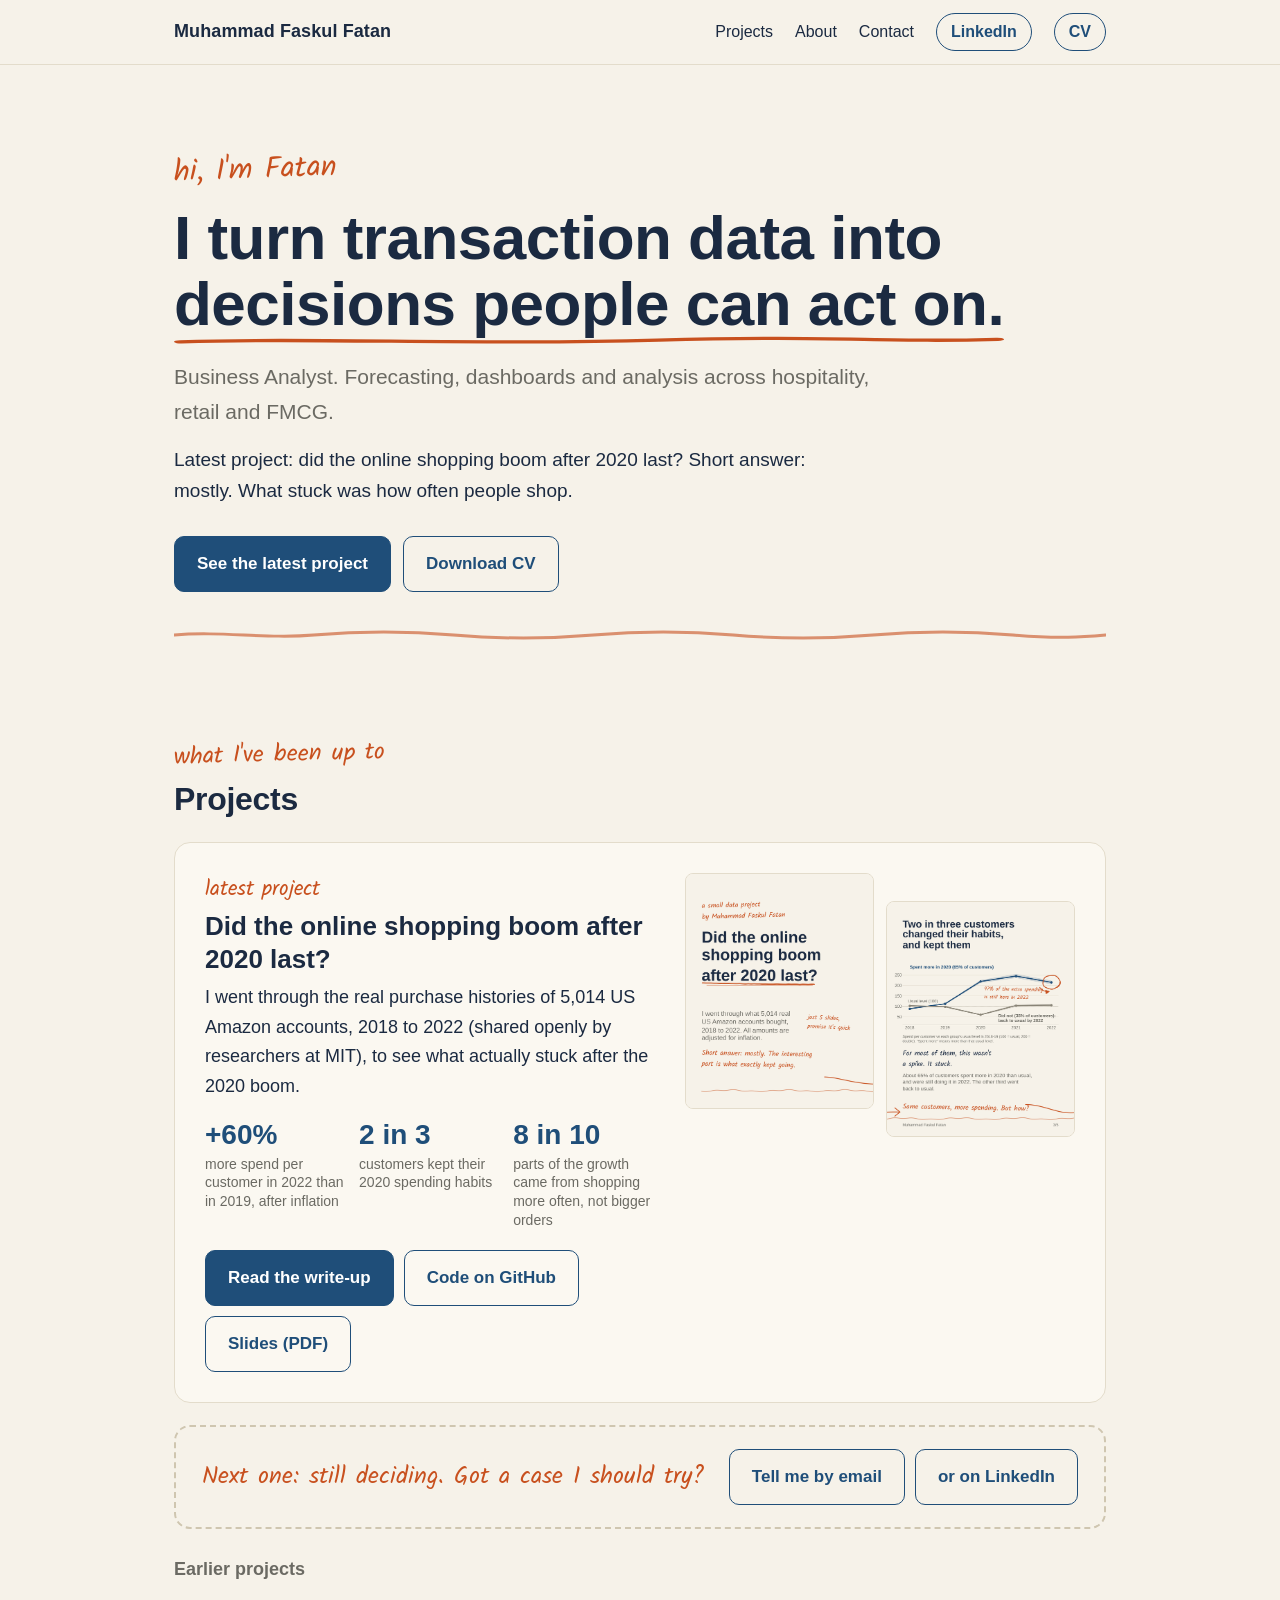
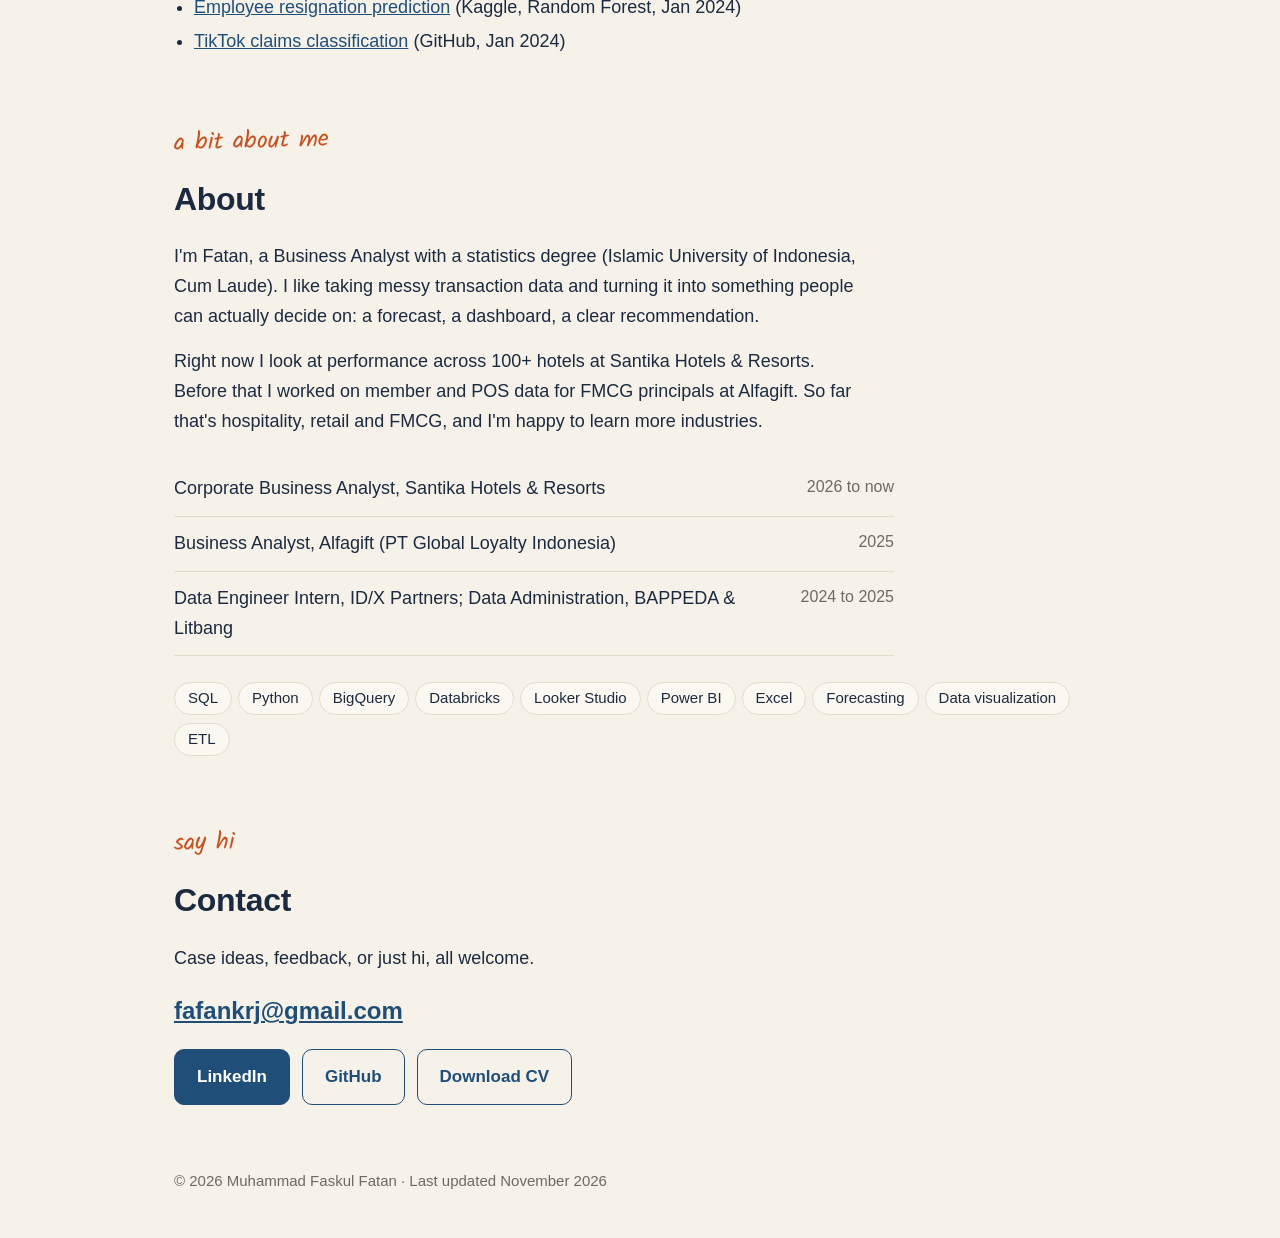
<file: index.html>
<!DOCTYPE html>
<html lang="en">
<head>
<meta charset="utf-8">
<meta name="viewport" content="width=device-width, initial-scale=1">
<title>Muhammad Faskul Fatan | Business Analyst</title>
<meta name="description" content="Business Analyst turning transaction data into forecasts, dashboards and recommendations people can act on. Hospitality, retail and FMCG.">
<link rel="icon" href="favicon.svg" type="image/svg+xml">
<link rel="stylesheet" href="assets/style.css">
<meta property="og:type" content="website">
<meta property="og:title" content="Muhammad Faskul Fatan | Business Analyst">
<meta property="og:description" content="I turn transaction data into decisions people can act on. Latest project: did the online shopping boom after 2020 last?">
<meta property="og:url" content="https://muhammadfaskulfatan.github.io/">
<meta property="og:image" content="https://muhammadfaskulfatan.github.io/assets/og.png">
<meta name="twitter:card" content="summary_large_image">
</head>
<body>
<header class="top">
  <div class="wrap">
    <a class="brand" href="#top">Muhammad Faskul Fatan</a>
    <nav aria-label="Main">
      <a class="hide-s" href="#projects">Projects</a>
      <a class="hide-s" href="#about">About</a>
      <a class="hide-s" href="#contact">Contact</a>
      <a class="pill" href="https://www.linkedin.com/in/muhammad-faskul-fatan/">LinkedIn</a>
      <a class="pill" href="assets/Muhammad-Faskul-Fatan-CV.pdf">CV</a>
    </nav>
  </div>
</header>

<main id="top">
  <div class="wrap">
    <div class="hero">
      <p class="hi hand">hi, I'm Fatan</p>
      <h1>I turn transaction data into <span class="marker">decisions people can act on.</span></h1>
      <p class="sub">Business Analyst. Forecasting, dashboards and analysis across hospitality, retail and FMCG.</p>
      <p class="latest">Latest project: did the online shopping boom after 2020 last? Short answer: mostly. What stuck was how often people shop.</p>
      <div class="actions">
        <a class="btn" href="#projects">See the latest project</a>
        <a class="btn ghost" href="assets/Muhammad-Faskul-Fatan-CV.pdf">Download CV</a>
      </div>
      <div class="penline" aria-hidden="true"></div>
    </div>

    <section id="projects">
      <p class="kicker hand">what I've been up to</p>
      <h2>Projects</h2>
      <div class="card">
        <div>
          <p class="hand" style="margin:0 0 2px;font-size:21px">latest project</p>
          <h3>Did the online shopping boom after 2020 last?</h3>
          <p>I went through the real purchase histories of 5,014 US Amazon accounts, 2018 to 2022 (shared openly by researchers at MIT), to see what actually stuck after the 2020 boom.</p>
          <div class="stats">
            <div class="stat"><strong>+60%</strong><span>more spend per customer in 2022 than in 2019, after inflation</span></div>
            <div class="stat"><strong>2 in 3</strong><span>customers kept their 2020 spending habits</span></div>
            <div class="stat"><strong>8 in 10</strong><span>parts of the growth came from shopping more often, not bigger orders</span></div>
          </div>
          <div class="links">
            <a class="btn" href="projects/amazon-shopping-after-covid.html">Read the write-up</a>
            <a class="btn ghost" href="https://github.com/MuhammadFaskulFatan/amazon-shopping-after-covid">Code on GitHub</a>
            <a class="btn ghost" href="assets/carousel-shopping-after-covid.pdf">Slides (PDF)</a>
          </div>
        </div>
        <div class="thumbs">
          <a href="assets/carousel-shopping-after-covid.pdf"><img src="assets/img/slide-1.png" alt="Cover slide: Did the online shopping boom after 2020 last?" width="540" height="675" loading="lazy"></a>
          <a class="t2" href="assets/carousel-shopping-after-covid.pdf"><img src="assets/img/slide-3.png" alt="Slide chart: two in three customers changed their habits and kept them" width="540" height="675" loading="lazy"></a>
        </div>
      </div>

      <div class="next">
        <p class="hand">Next one: still deciding. Got a case I should try?</p>
        <div class="links">
          <a class="btn ghost" href="mailto:fafankrj@gmail.com?subject=A%20case%20idea%20for%20you">Tell me by email</a>
          <a class="btn ghost" href="https://www.linkedin.com/in/muhammad-faskul-fatan/">or on LinkedIn</a>
        </div>
      </div>

      <div class="earlier">
        <h3>Earlier projects</h3>
        <ul>
          <li><a href="https://www.kaggle.com/code/fafann/analyzing-factors-affecting-employee-resignation">Employee resignation prediction</a> (Kaggle, Random Forest, Jan 2024)</li>
          <li><a href="https://github.com/MuhammadFaskulFatan/tiktok-claim-classify">TikTok claims classification</a> (GitHub, Jan 2024)</li>
        </ul>
      </div>
    </section>

    <section id="about" class="about">
      <p class="kicker hand">a bit about me</p>
      <h2>About</h2>
      <p>I'm Fatan, a Business Analyst with a statistics degree (Islamic University of Indonesia, Cum Laude). I like taking messy transaction data and turning it into something people can actually decide on: a forecast, a dashboard, a clear recommendation.</p>
      <p>Right now I look at performance across 100+ hotels at Santika Hotels &amp; Resorts. Before that I worked on member and POS data for FMCG principals at Alfagift. So far that's hospitality, retail and FMCG, and I'm happy to learn more industries.</p>
      <ul class="xp">
        <li><span>Corporate Business Analyst, Santika Hotels &amp; Resorts</span><span>2026 to now</span></li>
        <li><span>Business Analyst, Alfagift (PT Global Loyalty Indonesia)</span><span>2025</span></li>
        <li><span>Data Engineer Intern, ID/X Partners; Data Administration, BAPPEDA &amp; Litbang</span><span>2024 to 2025</span></li>
      </ul>
      <ul class="chips" aria-label="Skills">
        <li>SQL</li><li>Python</li><li>BigQuery</li><li>Databricks</li><li>Looker Studio</li><li>Power BI</li><li>Excel</li><li>Forecasting</li><li>Data visualization</li><li>ETL</li>
      </ul>
    </section>

    <section id="contact" class="contact">
      <p class="kicker hand">say hi</p>
      <h2>Contact</h2>
      <p>Case ideas, feedback, or just hi, all welcome.</p>
      <p><a class="mail" href="mailto:fafankrj@gmail.com">fafankrj@gmail.com</a></p>
      <div class="actions">
        <a class="btn" href="https://www.linkedin.com/in/muhammad-faskul-fatan/">LinkedIn</a>
        <a class="btn ghost" href="https://github.com/MuhammadFaskulFatan">GitHub</a>
        <a class="btn ghost" href="assets/Muhammad-Faskul-Fatan-CV.pdf">Download CV</a>
      </div>
    </section>
  </div>
</main>

<footer>
  <div class="wrap">&copy; 2026 Muhammad Faskul Fatan &middot; Last updated November 2026</div>
</footer>
</body>
</html>
</file>
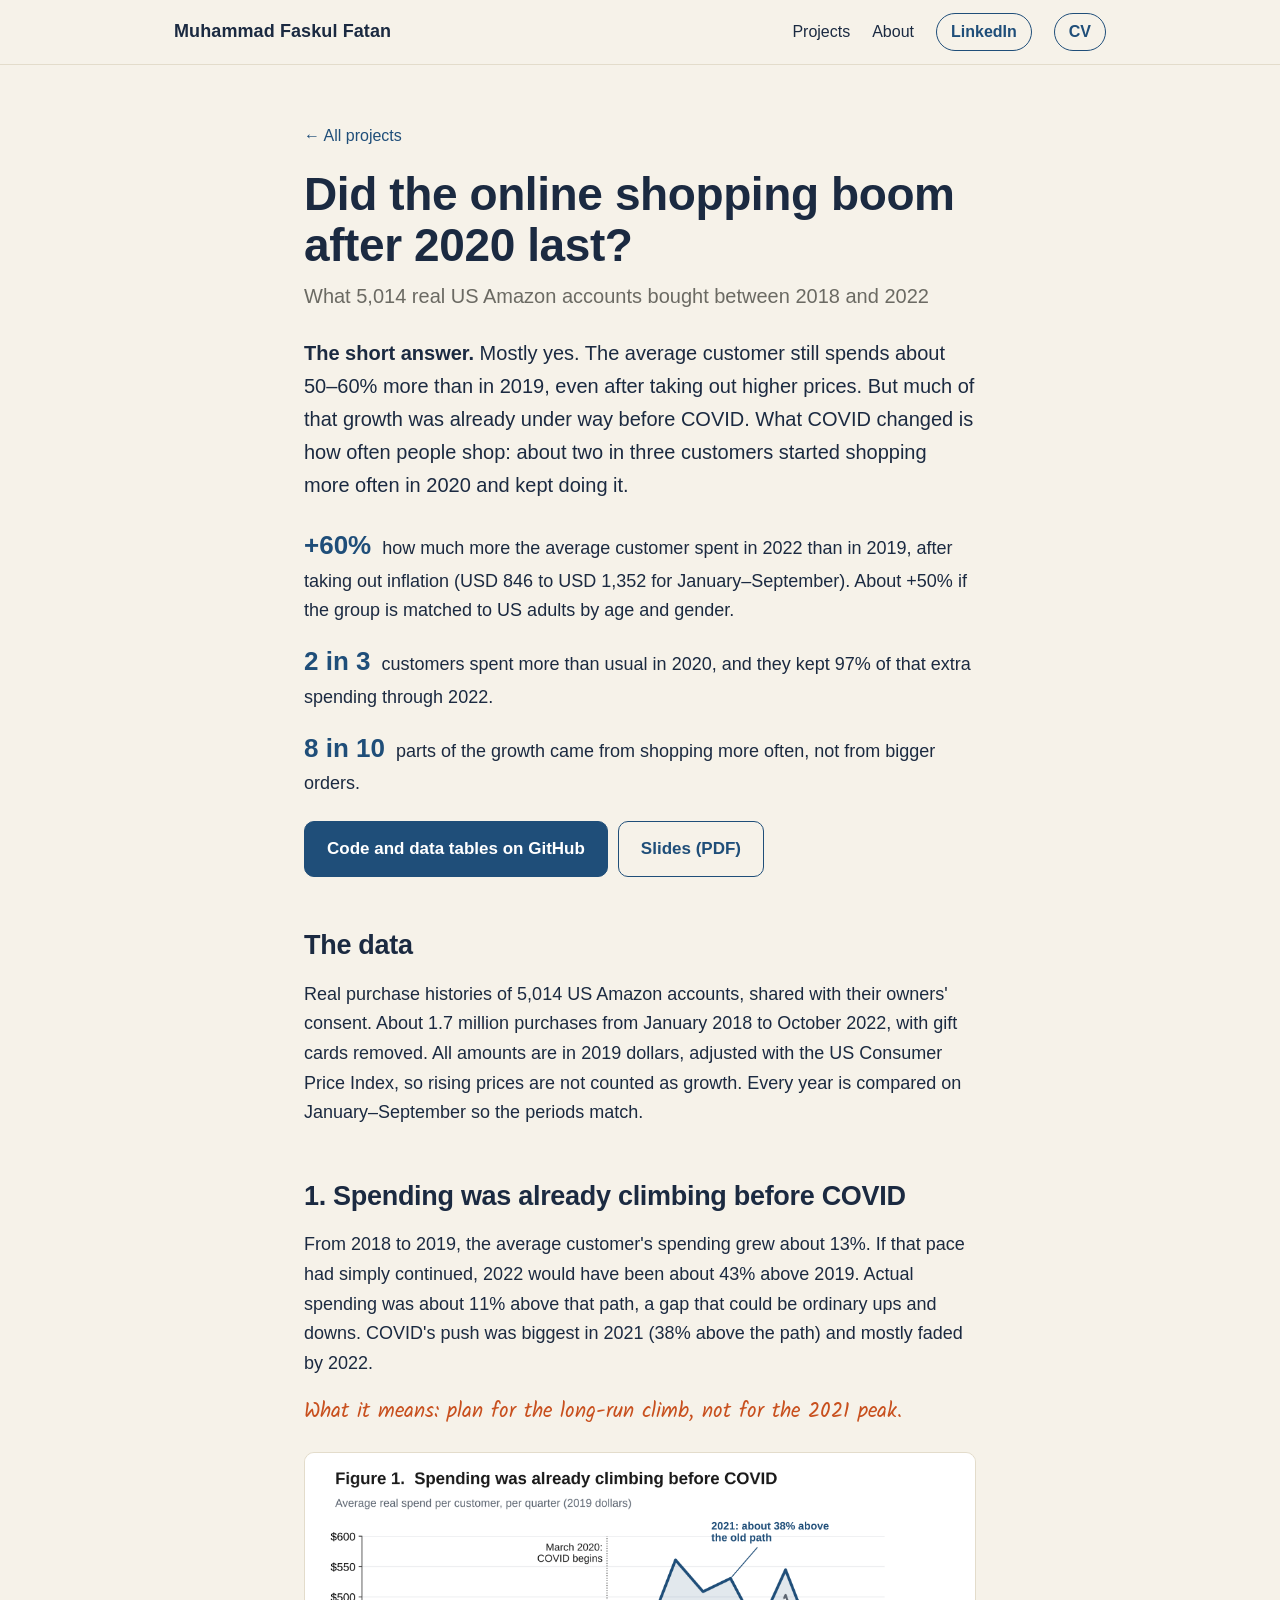
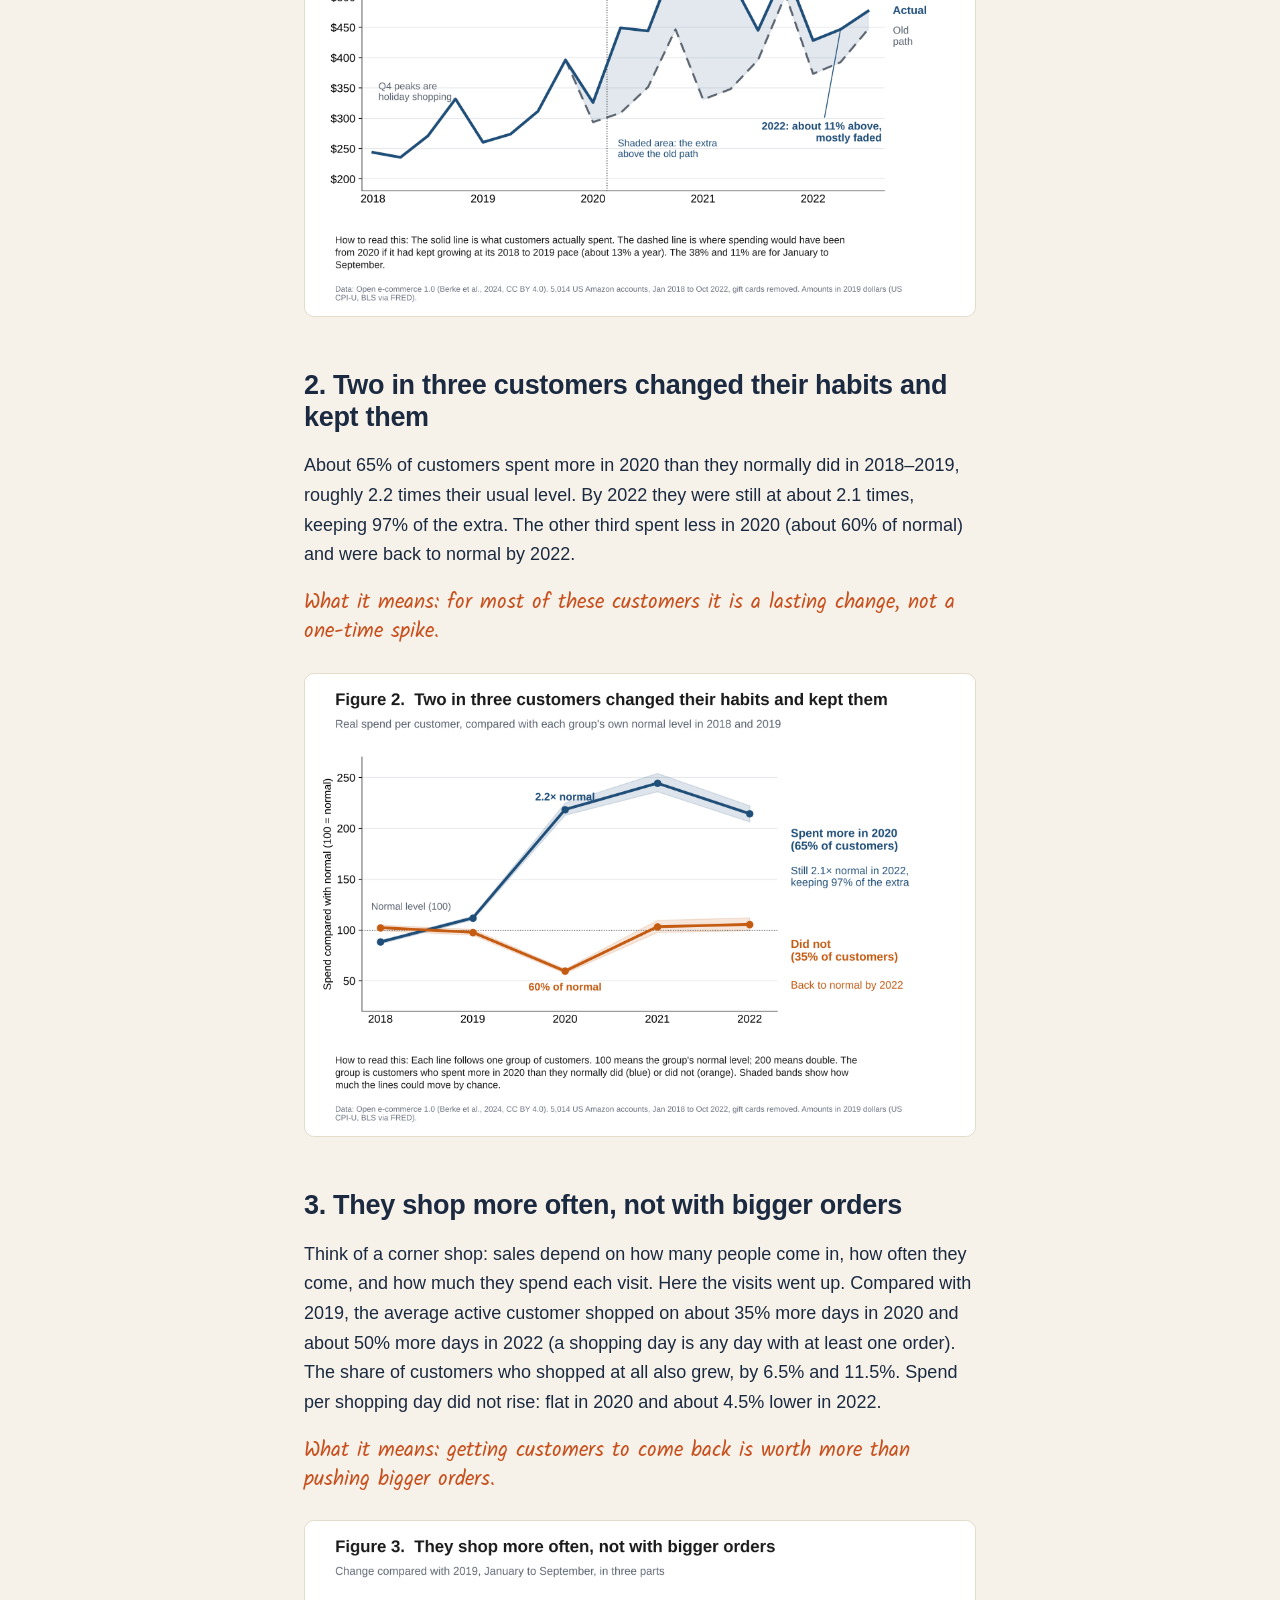
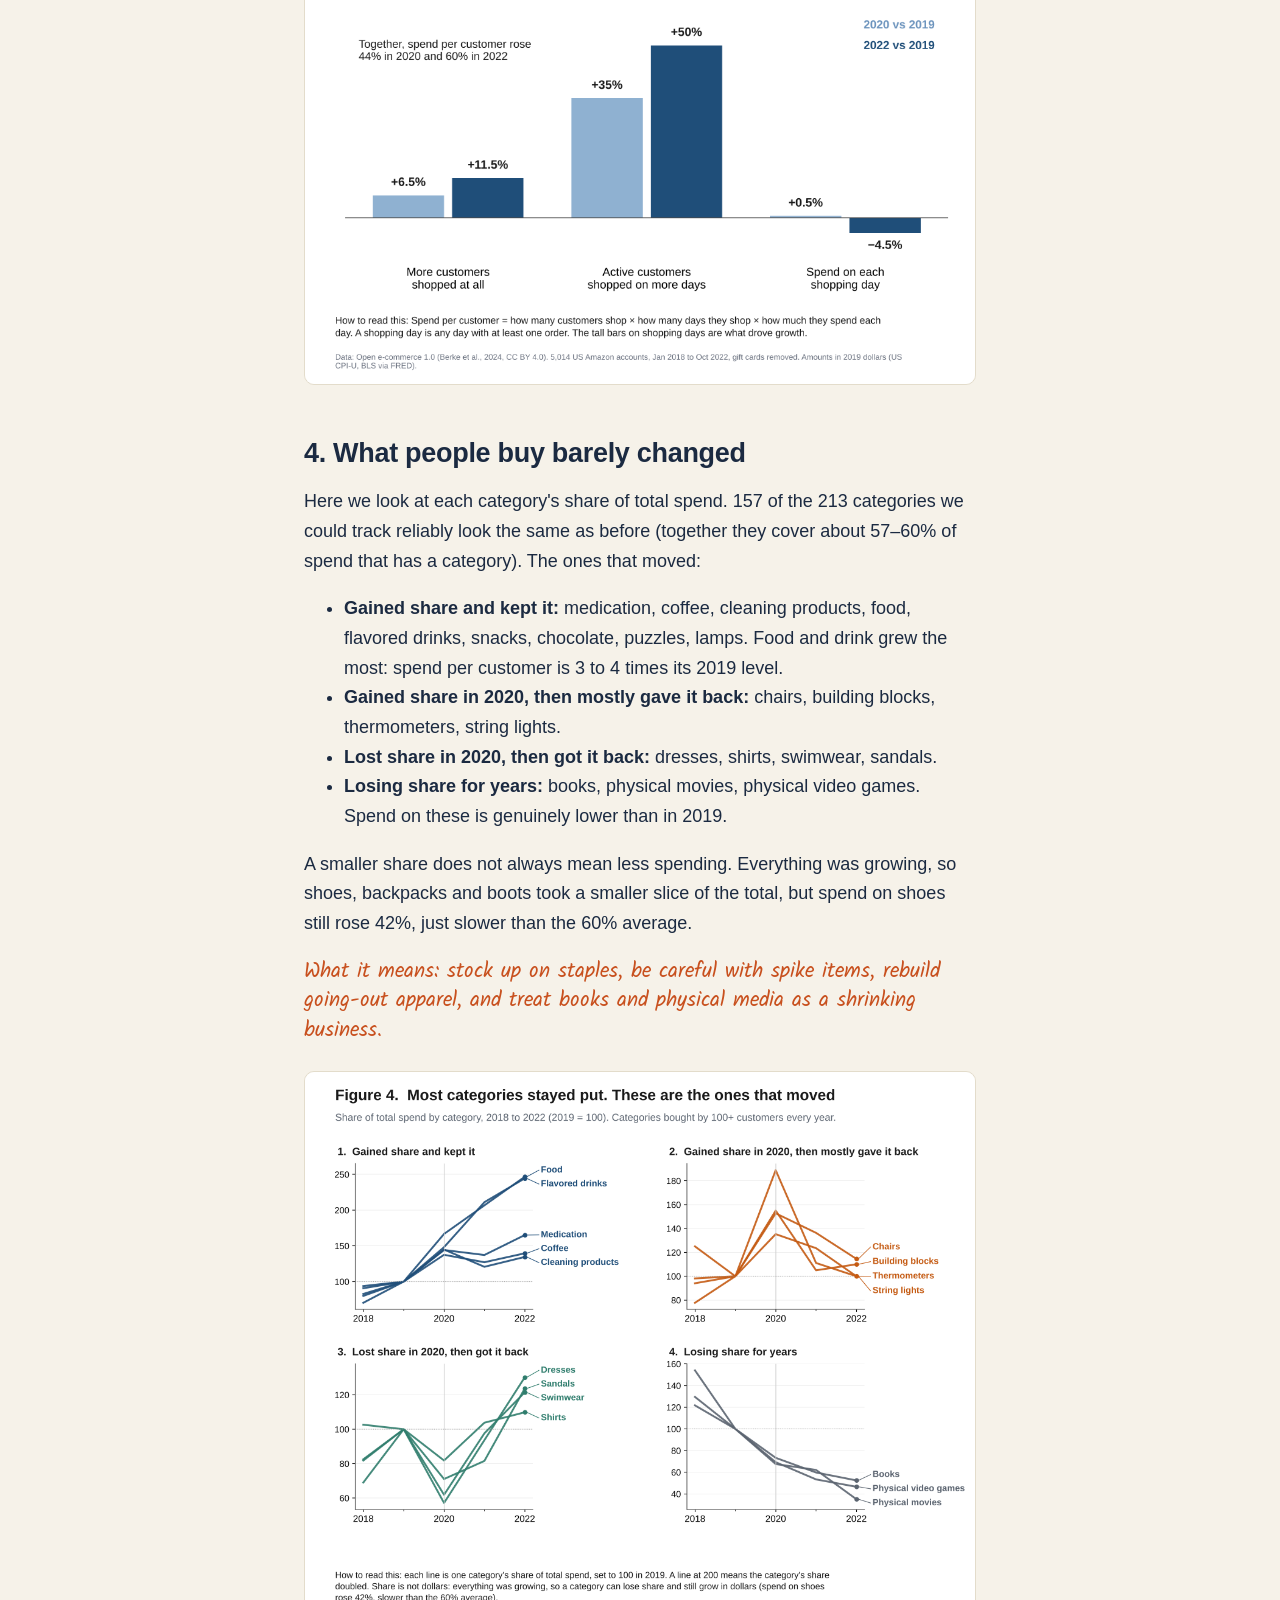
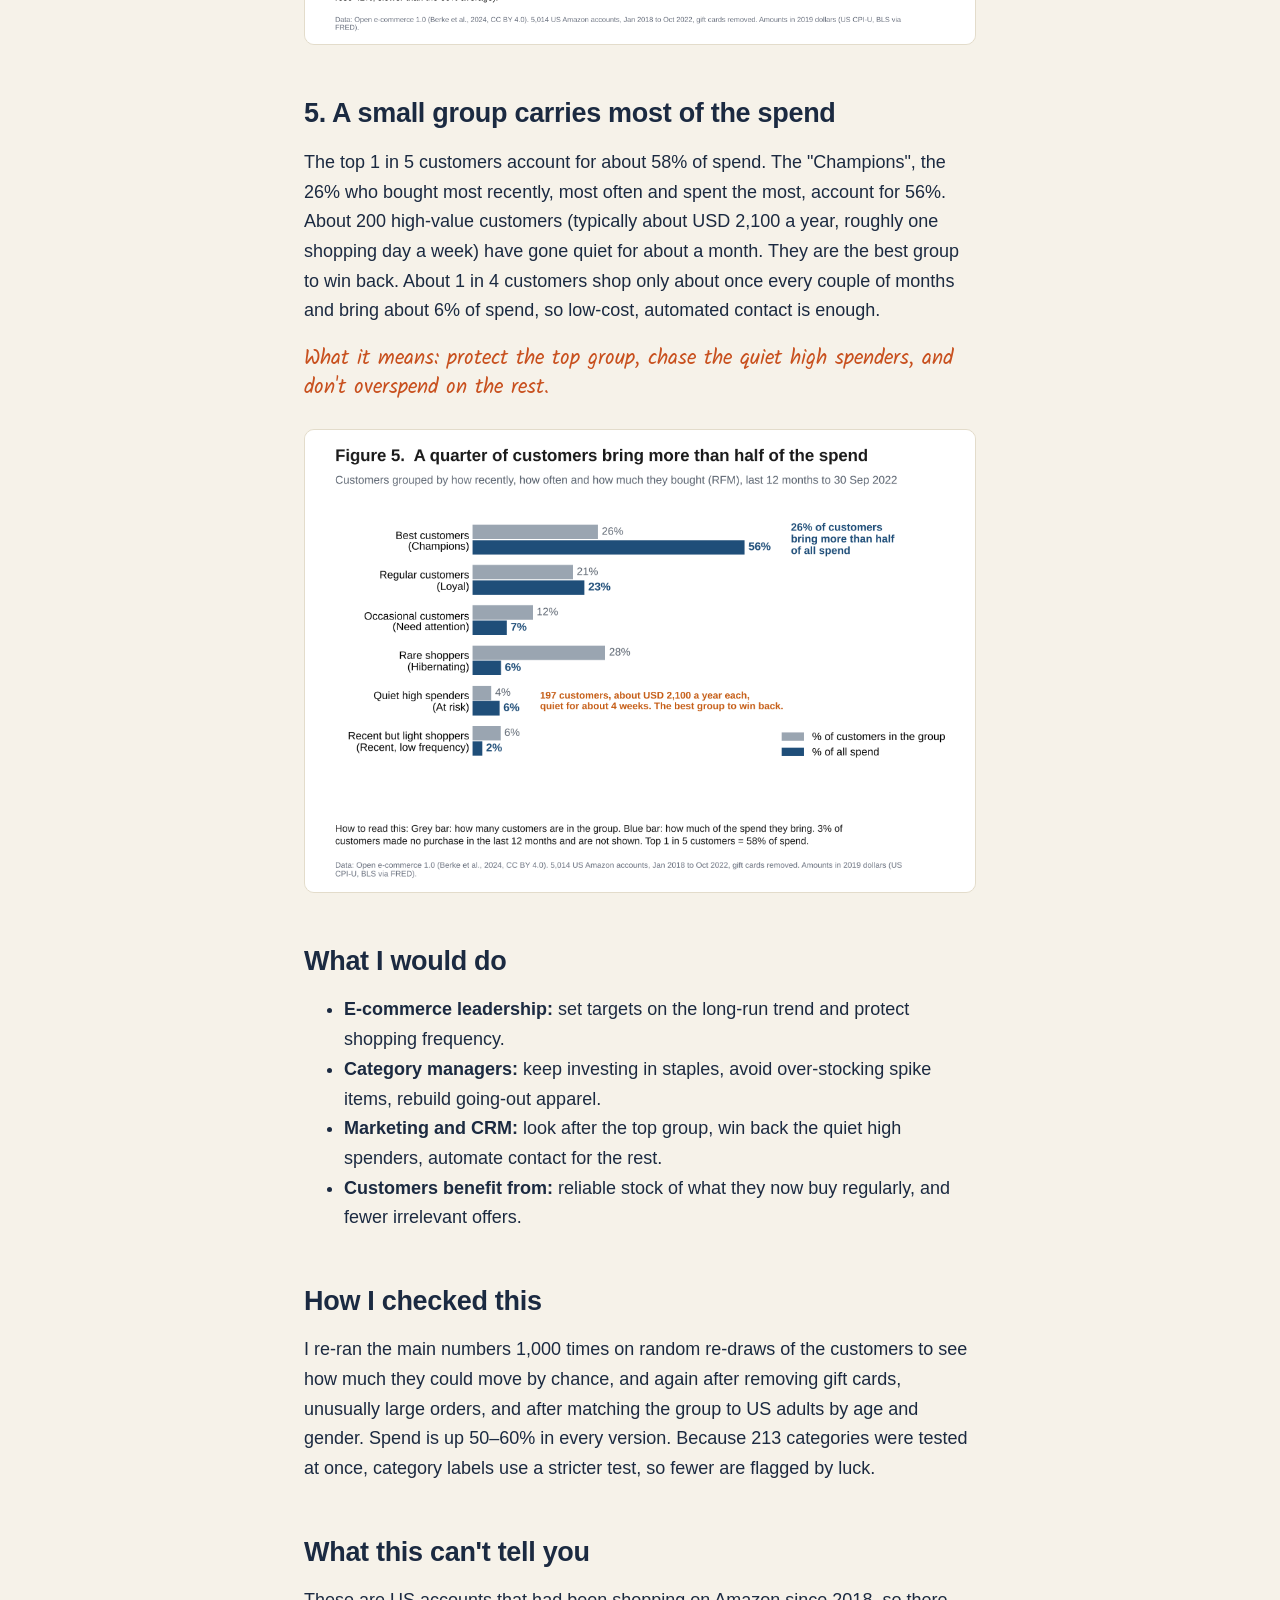
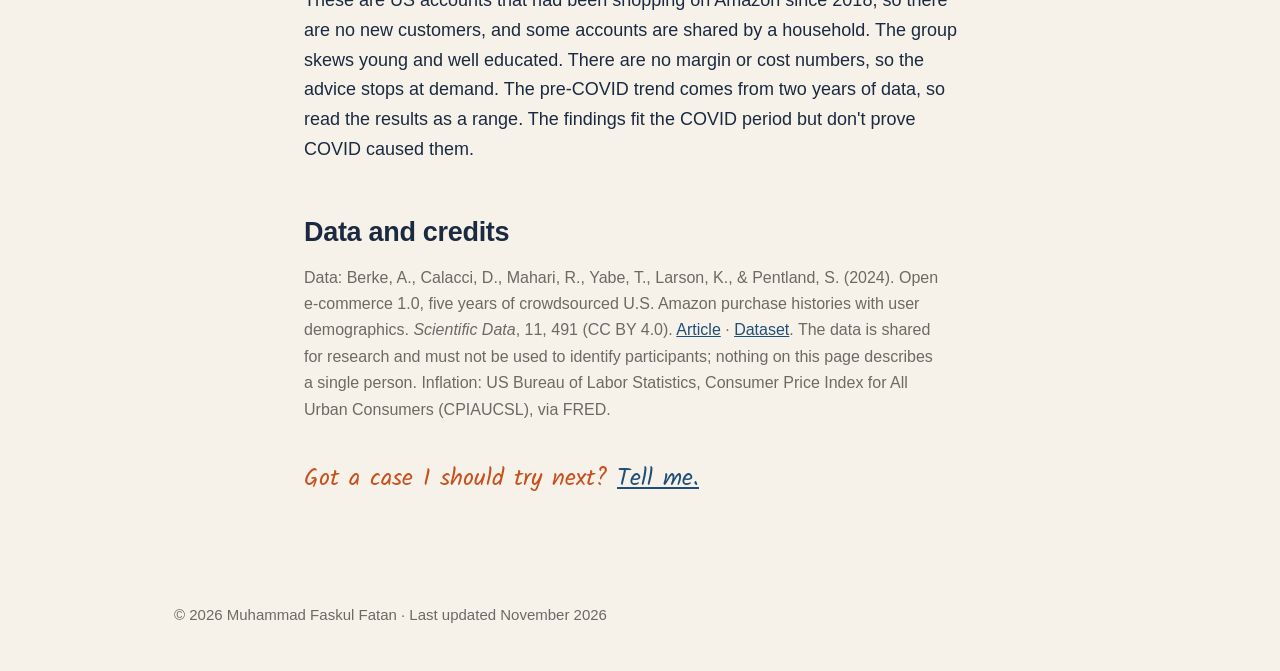
<file: projects/amazon-shopping-after-covid.html>
<!DOCTYPE html>
<html lang="en">
<head>
<meta charset="utf-8">
<meta name="viewport" content="width=device-width, initial-scale=1">
<title>Did the online shopping boom after 2020 last? | Muhammad Faskul Fatan</title>
<meta name="description" content="What 5,014 real US Amazon accounts bought between 2018 and 2022. Spending is still 50 to 60% above 2019, but much of that growth was already under way before COVID.">
<link rel="icon" href="../favicon.svg" type="image/svg+xml">
<link rel="stylesheet" href="../assets/style.css">
<meta property="og:type" content="article">
<meta property="og:title" content="Did the online shopping boom after 2020 last?">
<meta property="og:description" content="What 5,014 real US Amazon accounts bought between 2018 and 2022.">
<meta property="og:url" content="https://muhammadfaskulfatan.github.io/projects/amazon-shopping-after-covid.html">
<meta property="og:image" content="https://muhammadfaskulfatan.github.io/assets/og.png">
<meta name="twitter:card" content="summary_large_image">
</head>
<body>
<header class="top">
  <div class="wrap">
    <a class="brand" href="../index.html">Muhammad Faskul Fatan</a>
    <nav aria-label="Main">
      <a class="hide-s" href="../index.html#projects">Projects</a>
      <a class="hide-s" href="../index.html#about">About</a>
      <a class="pill" href="https://www.linkedin.com/in/muhammad-faskul-fatan/">LinkedIn</a>
      <a class="pill" href="../assets/Muhammad-Faskul-Fatan-CV.pdf">CV</a>
    </nav>
  </div>
</header>

<article class="post">
  <a class="back" href="../index.html#projects">&larr; All projects</a>
  <h1>Did the online shopping boom after 2020 last?</h1>
  <p class="lede">What 5,014 real US Amazon accounts bought between 2018 and 2022</p>

  <p class="answer"><strong>The short answer.</strong> Mostly yes. The average customer still spends about 50&ndash;60% more than in 2019, even after taking out higher prices. But much of that growth was already under way before COVID. What COVID changed is how often people shop: about two in three customers started shopping more often in 2020 and kept doing it.</p>

  <ul class="big">
    <li><strong>+60%</strong> how much more the average customer spent in 2022 than in 2019, after taking out inflation (USD 846 to USD 1,352 for January&ndash;September). About +50% if the group is matched to US adults by age and gender.</li>
    <li><strong>2 in 3</strong> customers spent more than usual in 2020, and they kept 97% of that extra spending through 2022.</li>
    <li><strong>8 in 10</strong> parts of the growth came from shopping more often, not from bigger orders.</li>
  </ul>

  <div class="links">
    <a class="btn" href="https://github.com/MuhammadFaskulFatan/amazon-shopping-after-covid">Code and data tables on GitHub</a>
    <a class="btn ghost" href="../assets/carousel-shopping-after-covid.pdf">Slides (PDF)</a>
  </div>

  <h2>The data</h2>
  <p>Real purchase histories of 5,014 US Amazon accounts, shared with their owners' consent. About 1.7 million purchases from January 2018 to October 2022, with gift cards removed. All amounts are in 2019 dollars, adjusted with the US Consumer Price Index, so rising prices are not counted as growth. Every year is compared on January&ndash;September so the periods match.</p>

  <h2>1. Spending was already climbing before COVID</h2>
  <p>From 2018 to 2019, the average customer's spending grew about 13%. If that pace had simply continued, 2022 would have been about 43% above 2019. Actual spending was about 11% above that path, a gap that could be ordinary ups and downs. COVID's push was biggest in 2021 (38% above the path) and mostly faded by 2022.</p>
  <p class="meaning">What it means: plan for the long-run climb, not for the 2021 peak.</p>
  <figure><img src="../assets/figures/figure1_trend.png" alt="Line chart of real spend per customer per quarter, 2018 to 2022, against the path it would have followed if 2018 to 2019 growth had continued." width="2000" height="1380"></figure>

  <h2>2. Two in three customers changed their habits and kept them</h2>
  <p>About 65% of customers spent more in 2020 than they normally did in 2018&ndash;2019, roughly 2.2 times their usual level. By 2022 they were still at about 2.1 times, keeping 97% of the extra. The other third spent less in 2020 (about 60% of normal) and were back to normal by 2022.</p>
  <p class="meaning">What it means: for most of these customers it is a lasting change, not a one-time spike.</p>
  <figure><img src="../assets/figures/figure2_habits.png" alt="Two lines: customers who spent more in 2020 stayed at about twice their usual level through 2022, while the other group returned to normal." width="2000" height="1380"></figure>

  <h2>3. They shop more often, not with bigger orders</h2>
  <p>Think of a corner shop: sales depend on how many people come in, how often they come, and how much they spend each visit. Here the visits went up. Compared with 2019, the average active customer shopped on about 35% more days in 2020 and about 50% more days in 2022 (a shopping day is any day with at least one order). The share of customers who shopped at all also grew, by 6.5% and 11.5%. Spend per shopping day did not rise: flat in 2020 and about 4.5% lower in 2022.</p>
  <p class="meaning">What it means: getting customers to come back is worth more than pushing bigger orders.</p>
  <figure><img src="../assets/figures/figure3_drivers.png" alt="Bar chart of three parts of growth: more customers shopping, more shopping days per customer, and spend per shopping day." width="2000" height="1380"></figure>

  <h2>4. What people buy barely changed</h2>
  <p>Here we look at each category's share of total spend. 157 of the 213 categories we could track reliably look the same as before (together they cover about 57&ndash;60% of spend that has a category). The ones that moved:</p>
  <ul>
    <li><strong>Gained share and kept it:</strong> medication, coffee, cleaning products, food, flavored drinks, snacks, chocolate, puzzles, lamps. Food and drink grew the most: spend per customer is 3 to 4 times its 2019 level.</li>
    <li><strong>Gained share in 2020, then mostly gave it back:</strong> chairs, building blocks, thermometers, string lights.</li>
    <li><strong>Lost share in 2020, then got it back:</strong> dresses, shirts, swimwear, sandals.</li>
    <li><strong>Losing share for years:</strong> books, physical movies, physical video games. Spend on these is genuinely lower than in 2019.</li>
  </ul>
  <p>A smaller share does not always mean less spending. Everything was growing, so shoes, backpacks and boots took a smaller slice of the total, but spend on shoes still rose 42%, just slower than the 60% average.</p>
  <p class="meaning">What it means: stock up on staples, be careful with spike items, rebuild going-out apparel, and treat books and physical media as a shrinking business.</p>
  <figure><img src="../assets/figures/figure4_categories.png" alt="Four small panels showing categories that kept their gains, spiked then faded, dipped then recovered, and declined for years." width="2200" height="1880"></figure>

  <h2>5. A small group carries most of the spend</h2>
  <p>The top 1 in 5 customers account for about 58% of spend. The "Champions", the 26% who bought most recently, most often and spent the most, account for 56%. About 200 high-value customers (typically about USD 2,100 a year, roughly one shopping day a week) have gone quiet for about a month. They are the best group to win back. About 1 in 4 customers shop only about once every couple of months and bring about 6% of spend, so low-cost, automated contact is enough.</p>
  <p class="meaning">What it means: protect the top group, chase the quiet high spenders, and don't overspend on the rest.</p>
  <figure><img src="../assets/figures/figure5_customers.png" alt="Bar chart comparing each customer group's share of customers with its share of spend." width="2000" height="1380"></figure>

  <h2>What I would do</h2>
  <ul>
    <li><strong>E-commerce leadership:</strong> set targets on the long-run trend and protect shopping frequency.</li>
    <li><strong>Category managers:</strong> keep investing in staples, avoid over-stocking spike items, rebuild going-out apparel.</li>
    <li><strong>Marketing and CRM:</strong> look after the top group, win back the quiet high spenders, automate contact for the rest.</li>
    <li><strong>Customers benefit from:</strong> reliable stock of what they now buy regularly, and fewer irrelevant offers.</li>
  </ul>

  <h2>How I checked this</h2>
  <p>I re-ran the main numbers 1,000 times on random re-draws of the customers to see how much they could move by chance, and again after removing gift cards, unusually large orders, and after matching the group to US adults by age and gender. Spend is up 50&ndash;60% in every version. Because 213 categories were tested at once, category labels use a stricter test, so fewer are flagged by luck.</p>

  <h2>What this can't tell you</h2>
  <p>These are US accounts that had been shopping on Amazon since 2018, so there are no new customers, and some accounts are shared by a household. The group skews young and well educated. There are no margin or cost numbers, so the advice stops at demand. The pre-COVID trend comes from two years of data, so read the results as a range. The findings fit the COVID period but don't prove COVID caused them.</p>

  <h2>Data and credits</h2>
  <p class="credits">Data: Berke, A., Calacci, D., Mahari, R., Yabe, T., Larson, K., &amp; Pentland, S. (2024). Open e-commerce 1.0, five years of crowdsourced U.S. Amazon purchase histories with user demographics. <em>Scientific Data</em>, 11, 491 (CC BY 4.0). <a href="https://doi.org/10.1038/s41597-024-03329-6">Article</a> &middot; <a href="https://doi.org/10.7910/DVN/YGLYDY">Dataset</a>. The data is shared for research and must not be used to identify participants; nothing on this page describes a single person. Inflation: US Bureau of Labor Statistics, Consumer Price Index for All Urban Consumers (CPIAUCSL), via FRED.</p>

  <p class="hand" style="font-size:24px;margin-top:36px">Got a case I should try next? <a href="mailto:fafankrj@gmail.com?subject=A%20case%20idea%20for%20you">Tell me.</a></p>
</article>

<footer>
  <div class="wrap">&copy; 2026 Muhammad Faskul Fatan &middot; Last updated November 2026</div>
</footer>
</body>
</html>
</file>
<file: assets/style.css>
@font-face {
  font-family: "Kalam";
  src: url("fonts/Kalam-Regular.ttf") format("truetype");
  font-weight: 400;
  font-display: swap;
}
:root {
  --paper: #F6F2E9;
  --card: #FBF8F1;
  --ink: #1B2A41;
  --navy: #1F4E79;
  --pen: #C8501E;
  --mid: #6B6A63;
  --line: #E3DCCB;
}
* { box-sizing: border-box; }
html { scroll-behavior: smooth; -webkit-text-size-adjust: 100%; }
body {
  margin: 0;
  background: var(--paper);
  color: var(--ink);
  font: 18px/1.65 "Helvetica Neue", Helvetica, Arial, "Liberation Sans", sans-serif;
}
a { color: var(--navy); }
img { max-width: 100%; height: auto; display: block; }
.wrap { max-width: 980px; margin: 0 auto; padding: 0 24px; }
.hand { font-family: "Kalam", "Segoe Print", "Comic Sans MS", cursive; color: var(--pen); font-weight: 400; }

/* top bar */
.top {
  position: sticky; top: 0; z-index: 20;
  background: rgba(246, 242, 233, 0.95);
  -webkit-backdrop-filter: blur(6px); backdrop-filter: blur(6px);
  border-bottom: 1px solid var(--line);
}
.top .wrap { display: flex; align-items: center; justify-content: space-between; height: 64px; gap: 16px; }
.brand { font-weight: 700; color: var(--ink); text-decoration: none; letter-spacing: 0.1px; }
.top nav { display: flex; align-items: center; gap: 22px; font-size: 16px; }
.top nav a { color: var(--ink); text-decoration: none; }
.top nav a:hover { text-decoration: underline; }
.top nav .pill {
  border: 1.5px solid var(--navy); color: var(--navy); border-radius: 999px; padding: 5px 14px; font-weight: 700;
}
.top nav .pill:hover { background: var(--navy); color: #fff; text-decoration: none; }

/* hero */
.hero { padding: 84px 0 40px; }
.hero .hi { font-size: 30px; margin: 0 0 6px; transform: rotate(-2deg); transform-origin: left; display: inline-block; }
.hero h1 { font-size: clamp(36px, 6.4vw, 62px); line-height: 1.08; margin: 0 0 22px; max-width: 14.5em; letter-spacing: -0.5px; }
.marker {
  background-image: url("data:image/svg+xml,%3Csvg xmlns='http://www.w3.org/2000/svg' viewBox='0 0 240 12' preserveAspectRatio='none'%3E%3Cpath d='M2 7 C 40 2, 90 11, 140 5 S 205 8, 238 4' fill='none' stroke='%23C8501E' stroke-width='4' stroke-linecap='round'/%3E%3C/svg%3E");
  background-repeat: no-repeat; background-position: 0 100%; background-size: 100% 10px;
  padding-bottom: 8px; -webkit-box-decoration-break: clone; box-decoration-break: clone;
}
.hero .sub { font-size: 21px; color: var(--mid); margin: 0 0 14px; max-width: 34em; }
.hero .latest { font-size: 19px; margin: 0 0 30px; max-width: 34em; }
.btn {
  display: inline-block; background: var(--navy); color: #fff; text-decoration: none; font-weight: 700;
  padding: 13px 22px; border-radius: 10px; border: 1.5px solid var(--navy); font-size: 17px;
}
.btn:hover { background: #17405f; }
.btn.ghost { background: transparent; color: var(--navy); }
.btn.ghost:hover { background: rgba(31, 78, 121, 0.08); }
.actions { display: flex; flex-wrap: wrap; gap: 12px; align-items: center; }
.penline { height: 14px; margin: 36px 0 0;
  background: url("data:image/svg+xml,%3Csvg xmlns='http://www.w3.org/2000/svg' viewBox='0 0 400 14' preserveAspectRatio='none'%3E%3Cpath d='M0 7 C 20 3, 40 11, 60 7 S 100 3, 120 7 S 160 11, 180 7 S 220 3, 240 7 S 280 11, 300 7 S 340 3, 360 7 S 390 9, 400 7' fill='none' stroke='%23C8501E' stroke-width='3' stroke-linecap='round' opacity='0.6'/%3E%3C/svg%3E") center / 100% 14px no-repeat;
}

/* sections */
section { padding: 56px 0 8px; }
.kicker { font-size: 24px; margin: 0 0 2px; transform: rotate(-1.5deg); transform-origin: left; display: inline-block; }
h2 { font-size: 32px; line-height: 1.2; margin: 0 0 24px; letter-spacing: -0.3px; }

/* project card */
.card {
  background: var(--card); border: 1px solid var(--line); border-radius: 16px; padding: 30px;
  display: grid; grid-template-columns: 1.15fr 1fr; gap: 32px; align-items: start;
}
.card h3 { font-size: 26px; line-height: 1.25; margin: 0 0 8px; }
.card p { margin: 0 0 16px; }
.stats { display: grid; grid-template-columns: repeat(3, 1fr); gap: 14px; margin: 18px 0 20px; }
.stat strong { display: block; font-size: 28px; line-height: 1.1; color: var(--navy); }
.stat span { display: block; font-size: 14px; line-height: 1.35; color: var(--mid); margin-top: 4px; }
.thumbs { display: grid; grid-template-columns: 1fr 1fr; gap: 12px; }
.thumbs img { border: 1px solid var(--line); border-radius: 8px; background: #fff; }
.thumbs a { display: block; }
.thumbs .t2 { margin-top: 28px; }
.links { display: flex; flex-wrap: wrap; gap: 10px; }
.next {
  margin-top: 22px; border: 2px dashed #CFC6B0; border-radius: 16px; padding: 22px 26px;
  display: flex; flex-wrap: wrap; align-items: center; justify-content: space-between; gap: 14px;
}
.next p { margin: 0; font-size: 24px; line-height: 1.35; }
.earlier { margin-top: 26px; }
.earlier h3 { font-size: 18px; margin: 0 0 8px; color: var(--mid); font-weight: 700; }
.earlier ul { margin: 0; padding-left: 20px; }
.earlier li { margin: 4px 0; }

/* about */
.about p { max-width: 38em; margin: 0 0 16px; }
.xp { list-style: none; margin: 26px 0 0; padding: 0; max-width: 40em; }
.xp li { display: flex; justify-content: space-between; gap: 16px; padding: 12px 0; border-bottom: 1px solid var(--line); }
.xp li span:last-child { color: var(--mid); white-space: nowrap; font-size: 16px; }
.chips { list-style: none; margin: 22px 0 0; padding: 0; }
.chips li {
  display: inline-block; border: 1px solid var(--line); background: var(--card); border-radius: 999px;
  padding: 3px 13px; margin: 4px 6px 4px 0; font-size: 15px;
}

/* contact */
.contact p { max-width: 36em; margin: 0 0 18px; }
.contact .mail { font-size: 24px; font-weight: 700; word-break: break-word; }
footer { padding: 56px 0 44px; color: var(--mid); font-size: 15px; }

/* case study page */
.post { max-width: 720px; margin: 0 auto; padding: 56px 24px 24px; }
.post .back { font-size: 16px; text-decoration: none; }
.post h1 { font-size: clamp(32px, 5.4vw, 46px); line-height: 1.12; margin: 18px 0 8px; letter-spacing: -0.4px; }
.post .lede { color: var(--mid); font-size: 20px; margin: 0 0 24px; }
.post h2 { font-size: 27px; margin: 52px 0 14px; }
.post p, .post li { max-width: 40em; }
.post .answer { font-size: 20px; }
.post .meaning { font-family: "Kalam", "Segoe Print", "Comic Sans MS", cursive; color: var(--pen); font-size: 21px; line-height: 1.4; margin: 6px 0 18px; }
.post figure { margin: 26px 0 8px; }
.post figure img { border: 1px solid var(--line); border-radius: 10px; background: #fff; width: 100%; }
.post .big { list-style: none; padding: 0; margin: 22px 0; display: grid; gap: 14px; }
.post .big li strong { color: var(--navy); font-size: 26px; margin-right: 6px; }
.post .credits { font-size: 16px; color: var(--mid); }

@media (max-width: 760px) {
  body { font-size: 17px; }
  .hero { padding: 52px 0 24px; }
  .hero .hi { font-size: 26px; }
  .card { grid-template-columns: 1fr; padding: 22px; gap: 22px; }
  .stats { grid-template-columns: 1fr; gap: 10px; }
  .stat { display: flex; gap: 12px; align-items: baseline; }
  .stat strong { font-size: 24px; min-width: 4.2em; }
  .stat span { margin: 0; font-size: 15px; }
  .thumbs .t2 { margin-top: 0; }
  .top nav a.hide-s { display: none; }
  .top nav { gap: 12px; }
  h2 { font-size: 28px; }
  .xp li { flex-direction: column; gap: 2px; }
}
</file>
